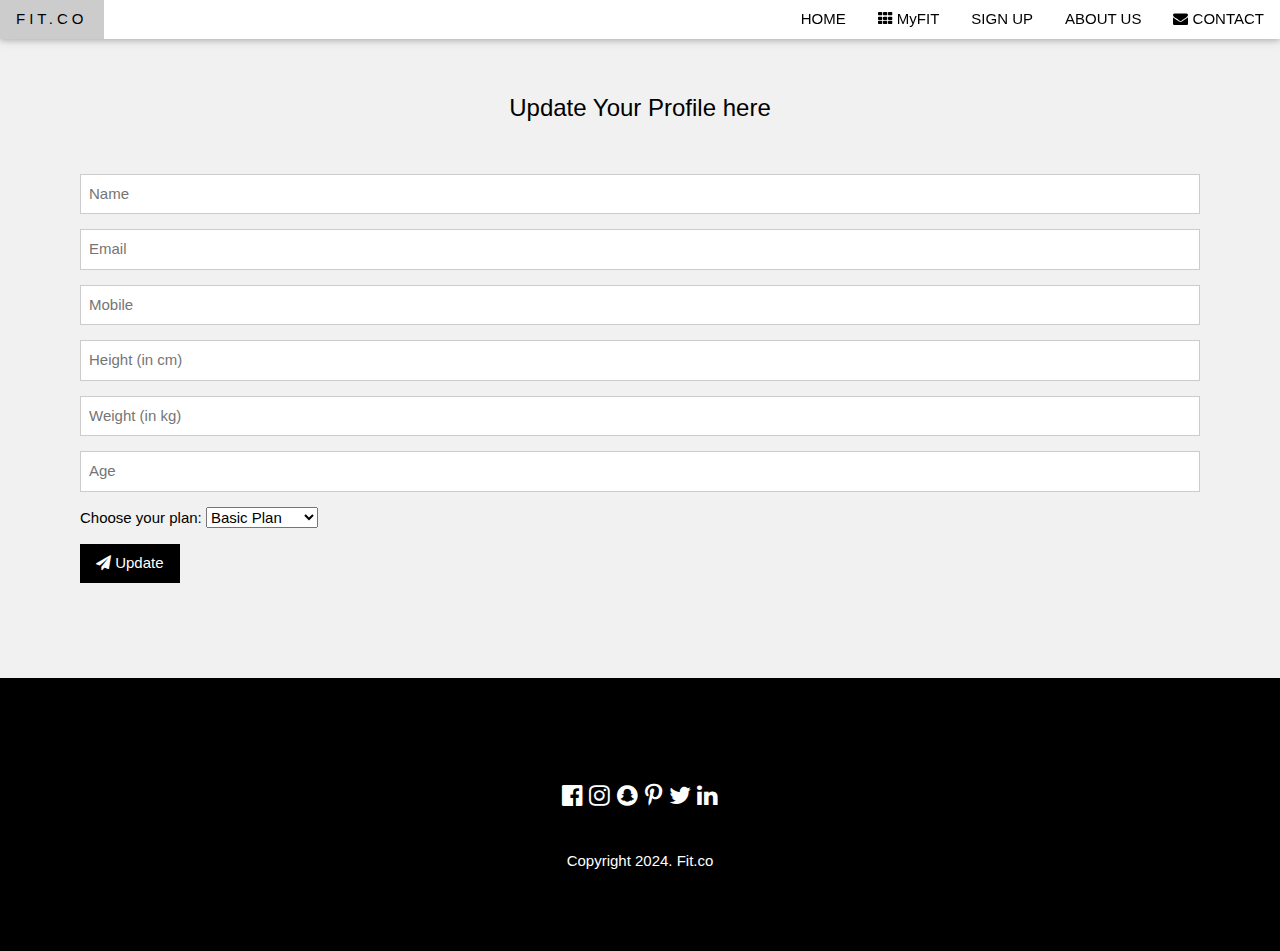
<file: profile.html>
<!DOCTYPE html>
<html>
<head>
    <title>Edit Profile</title>
    <meta charset="UTF-8">
    <meta name="viewport" content="width=device-width, initial-scale=1">

    <link rel="stylesheet" href="css/main.css">
    <link rel="preconnect" href="https://fonts.googleapis.com">
    <link rel="preconnect" href="https://fonts.gstatic.com" crossorigin>
    <link href="https://fonts.googleapis.com/css2?family=Poppins:ital,wght@0,100;0,200;0,300;0,400;0,500;0,600;0,700;0,800;0,900;1,100;1,200;1,300;1,400;1,500;1,600;1,700;1,800;1,900&display=swap" rel="stylesheet">

    <link rel="stylesheet" href="https://cdnjs.cloudflare.com/ajax/libs/font-awesome/4.7.0/css/font-awesome.min.css">
    
</head>
<body>
    <div class="top">
        <div class="bar white card" id="myNavbar">
            <a href="index.html" class="bar-item button wide">FIT.CO</a>
            <!-- Right-sided navbar links -->
            <div class="right hide-small">
                <a href="index.html" class="bar-item button">HOME</a>
                <a href="myfit.html" class="bar-item button"><i class="fa fa-th"></i> MyFIT</a>
                <a href="signup.html" class="bar-item button"> SIGN UP</a>
                <a href="aboutus.html" class="bar-item button"> ABOUT US</a>
                <a href="index.html#contact" class="bar-item button"><i class="fa fa-envelope"></i> CONTACT</a>
            </div>
            <!-- Hide right-floated links on small screens and replace them with a menu icon -->
            <a href="javascript:void(0)" class="bar-item button right hide-large hide-medium" onclick="w3_open()">
                <i class="fa fa-bars"></i>
            </a>
        </div>
    </div>
    <!-- Sidebar on small screens when clicking the menu icon -->
    <nav class="sidebar bar-block black card animate-left hide-medium hide-large" style="display:none" id="mySidebar">
        <a href="javascript:void(0)" onclick="w3_close()" class="bar-item button large padding-16">Close ×</a>
        <a href="index.html" onclick="w3_close()" class="bar-item button">HOME</a>
        <a href="myfit.html" onclick="w3_close()" class="bar-item button">MyFIT</a>
        <a href="signup.html" onclick="w3_close()" class="bar-item button">SIGN UP</a>
        <a href="aboutus.html" onclick="w3_close()" class="bar-item button">ABOUT US</a>
        <a href="#contact" onclick="w3_close()" class="bar-item button">CONTACT</a>
        
    </nav>

    <div class="container light-grey" style="padding:80px 80px" id="contact">
        <h3 class="center">Update Your Profile here</h3>
        
        <div style="margin-top:10px">
         
            <br>
            <div style="width:100%;">
                <p><input class="input border" type="text" placeholder="Name" required id="name"></p>
                <p><input class="input border" type="text" placeholder="Email" required id="email"></p>
                
                <p><input class="input border" type="text" placeholder="Mobile" required id="mobile"></p>
                <p><input class="input border" type="text" placeholder="Height (in cm)" required id="height"></p>
                <p><input class="input border" type="text" placeholder="Weight (in kg)" required id="weight"></p>
                <p><input class="input border" type="text" placeholder="Age" required id="age"></p>
                <p>Choose your plan: <select name="plans" id="plans">
                    <option value="Basic Plan">Basic Plan</option>
                    <option value="Pro Plan">Pro Plan</option>
                    <option value="Ultimate Plan">Ultimate Plan</option>
                  </select></p>
                <p>

                <p>
                    <button class="button black" onclick="updateP()">
                        <i class="fa fa-paper-plane"></i> Update
                    </button>
                </p>
            </div>
                
            

        </div>
    </div>
     <!-- Footer -->
     <footer class="center black padding-64">
       
        <div class="xlarge section" style="padding: 20px;">
            <i class="fa fa-facebook-official hover-opacity"></i>
            <i class="fa fa-instagram hover-opacity"></i>
            <i class="fa fa-snapchat hover-opacity"></i>
            <i class="fa fa-pinterest-p hover-opacity"></i>
            <i class="fa fa-twitter hover-opacity"></i>
            <i class="fa fa-linkedin hover-opacity"></i>
        </div>
        <p>Copyright 2024. Fit.co</p>
    </footer>
    <script>
        var x = JSON.parse(localStorage.getItem('person'));
        console.log(x);
        document.getElementById('name').value = x[0];
        document.getElementById('email').value = x[1];
        document.getElementById('mobile').value = x[2];
        document.getElementById('height').value = x[3];
        document.getElementById('weight').value = x[4]
        document.getElementById('age').value = x[5];
        document.getElementById('plans').value = x[6];

        function updateP()
        {
            localStorage.setItem('person', JSON.stringify([]));
            var x = [document.getElementById('name').value, document.getElementById('email').value, document.getElementById('mobile').value, document.getElementById('height').value, document.getElementById('weight').value, document.getElementById('age').value, document.getElementById('plans').value];
            console.log(x);
            localStorage.setItem('person', JSON.stringify(x));
            console.log("saved");
            alert('Update Succesful!');
            window.location.href = 'myfit.html';
        }

    </script>
    <script src="js/main.js"></script>
    
</body>

</html>
</file>
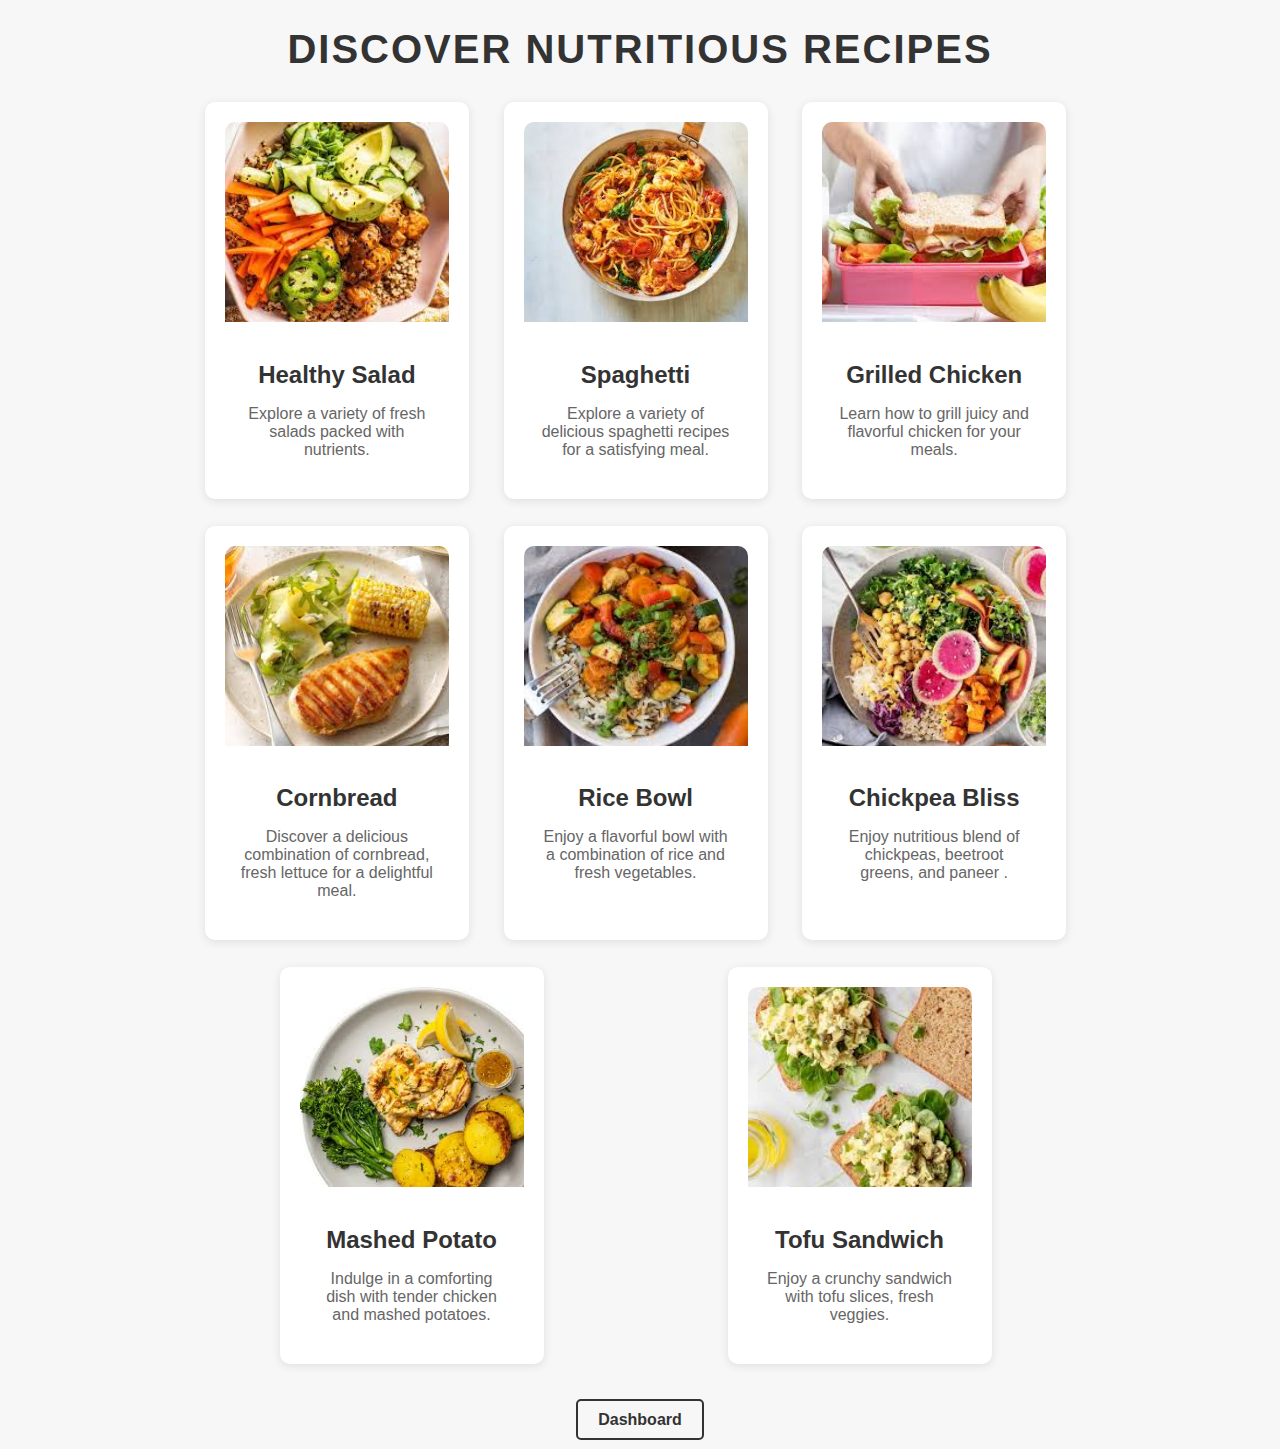
<file: recipes.html>
<!DOCTYPE html>
<html lang="en">
<head>
    <meta charset="UTF-8">
    <meta name="viewport" content="width=device-width, initial-scale=1.0">
    <title>Discover Nutritious Recipes</title>
    <style>
        body {
            font-family: Arial, sans-serif;
            display: flex;
            justify-content: center;
            align-items: center;
            min-height: 100vh;
            margin: 0;
            background-color: #f7f7f7;
        }

        .container {
            max-width: 1000px;
            width: 70%;
        }

        .heading {
            text-align: center;
            margin-bottom: 30px;
        }

            .heading h1 {
                font-size: 2.5rem;
                color: #333333;
                text-transform: uppercase;
                letter-spacing: 2px;
                margin-bottom: 10px;
            }

        .card-container {
            display: flex;
            flex-wrap: wrap;
            justify-content: space-around;
            gap: 0%;
            margin-top: 2%;
        }

        .card {
            width: 25%;
            padding: 20px;
            border-radius: 10px;
            box-shadow: 0 2px 10px rgba(0, 0, 0, 0.1);
            background-color: #ffffff;
            text-align: center;
            transition: transform 0.3s ease;
            cursor: pointer;
            overflow: hidden;
            margin-bottom: 3%;
            margin-right: 1%;
        }

            .card:hover {
                transform: translateY(-5px);
                box-shadow: 0 4px 15px rgba(0, 0, 0, 0.2);
            }

            .card img {
                width: 100%;
                height: 200px;
                object-fit: cover;
                border-radius: 10px 10px 0 0;
            }

        .card-content {
            padding: 15px;
        }

        .card h2 {
            font-size: 1.5rem;
            margin-bottom: 10px;
            color: #333333;
            text-transform: capitalize;
        }

        .card p {
            font-size: 1rem;
            margin-bottom: 5px;
            color: #666666;
        }

        .home-button {
            display: block;
            text-align: center;
            margin-top: 20px;
            margin-bottom: 20px;
        }

            .home-button a {
                text-decoration: none;
                color: #333333;
                font-weight: bold;
                border: 2px solid #333333;
                padding: 10px 20px;
                border-radius: 5px;

                transition: background-color 0.3s ease, color 0.3s ease;
            }

                .home-button a:hover {
                    background-color: #333333;
                    color: #ffffff;
                }

    </style>
</head>
<body>
    <div class="container">
        <div class="heading">
            <h1>Discover Nutritious Recipes</h1>
        </div>

        <div class="card-container">
            <div class="card">
                <img src="img/recipe1.jpeg" alt="Healthy Salad">
                <div class="card-content">
                    <h2>Healthy Salad</h2>
                    <p>Explore a variety of fresh salads packed with nutrients.</p>
                </div>
            </div>

            <div class="card">
                <img src="img/recipe2.jpeg" alt="Spaghetti">
                <div class="card-content">
                    <h2>Spaghetti</h2>
                    <p>Explore a variety of delicious spaghetti recipes for a satisfying meal.</p>
                </div>
            </div>

            <div class="card">
                <img src="img/recipe3.jpeg" alt="Grilled Chicken">
                <div class="card-content">
                    <h2>Grilled Chicken</h2>
                    <p>Learn how to grill juicy and flavorful chicken for your meals.</p>
                </div>
            </div>

            <div class="card">
                <img src="img/recipe4.jpeg" alt="Quinoa Salad">
                <div class="card-content">
                    <h2>Cornbread</h2>
                    <p>Discover a delicious combination of cornbread, fresh lettuce for a delightful meal.</p>
                </div>
            </div>

            <div class="card">
                <img src="img/recipe5.jpeg" alt="Smoothie Bowl">
                <div class="card-content">
                    <h2>Rice Bowl</h2>
                    <p>Enjoy a flavorful bowl with a combination of rice and fresh vegetables.</p>
                </div>
            </div>

            <div class="card">
                <img src="img/recipe6.jpeg" alt="Stuffed Bell Peppers">
                <div class="card-content">
                    <h2>Chickpea Bliss</h2>
                    <p>Enjoy nutritious blend of chickpeas, beetroot greens, and paneer .</p>
                </div>
            </div>

            <div class="card">
                <img src="img/recipe7.jpeg" alt="Chia Seed Pudding">
                <div class="card-content">
                    <h2>Mashed Potato</h2>
                    <p>Indulge in a comforting dish with tender chicken and mashed potatoes.</p>
                </div>
            </div>

            <div class="card">
                <img src="img/recipe8.jpeg" alt="Mediterranean Salad">
                <div class="card-content">
                    <h2>Tofu Sandwich</h2>
                    <p>Enjoy a crunchy sandwich with tofu slices, fresh veggies.</p>
                </div>
            </div>

        </div>
        <div class="home-button">
            <a href="myfit.html">Dashboard</a>
        </div>
    </div>

</body>
</html>
</file>
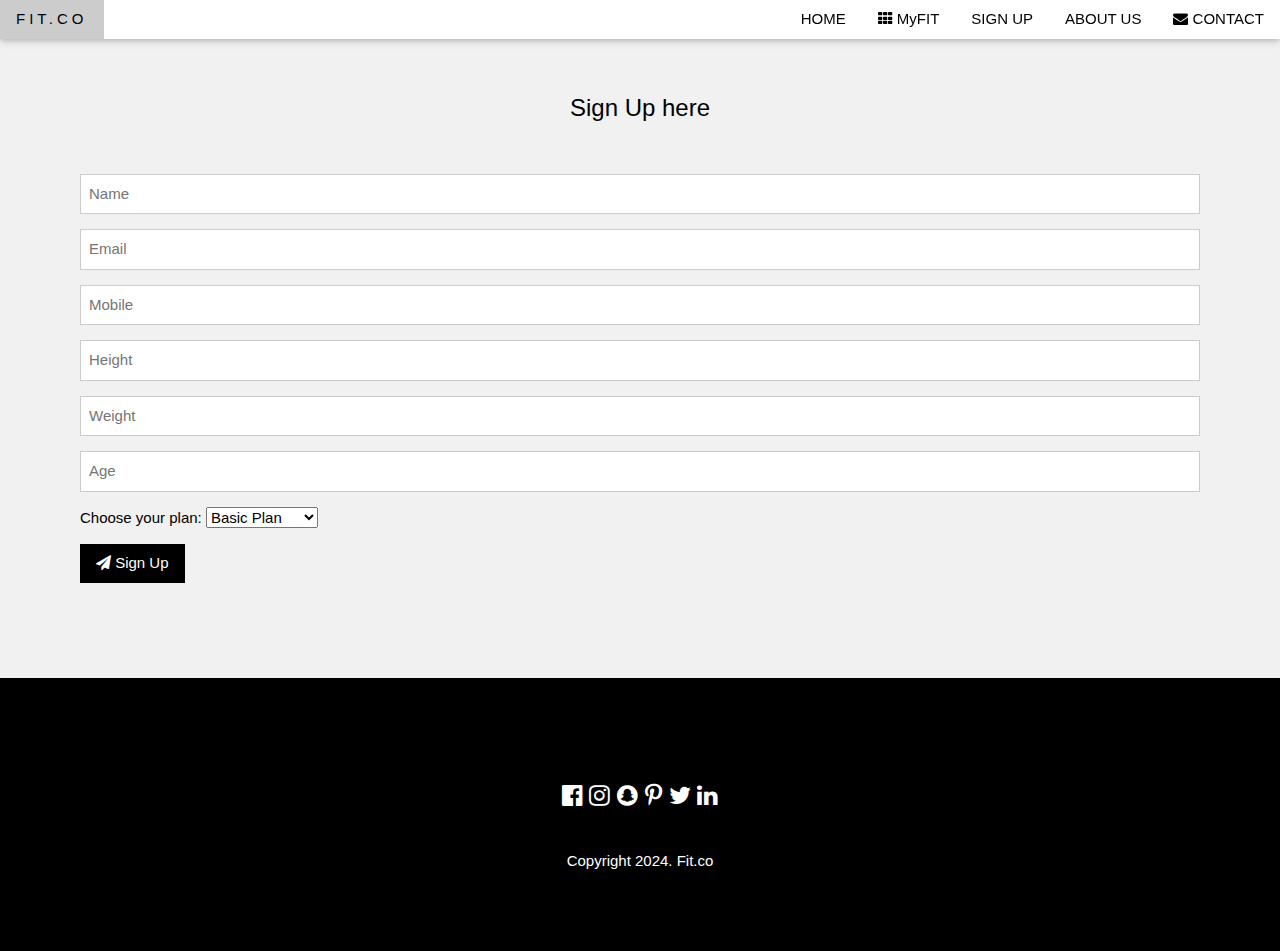
<file: signup.html>
<!DOCTYPE html>
<html>
<head>
    <title>Sign up</title>
    <meta charset="UTF-8">
    <meta name="viewport" content="width=device-width, initial-scale=1">

    <link rel="stylesheet" href="css/main.css">
    <link rel="preconnect" href="https://fonts.googleapis.com">
    <link rel="preconnect" href="https://fonts.gstatic.com" crossorigin>
    <link href="https://fonts.googleapis.com/css2?family=Poppins:ital,wght@0,100;0,200;0,300;0,400;0,500;0,600;0,700;0,800;0,900;1,100;1,200;1,300;1,400;1,500;1,600;1,700;1,800;1,900&display=swap" rel="stylesheet">

    <link rel="stylesheet" href="https://cdnjs.cloudflare.com/ajax/libs/font-awesome/4.7.0/css/font-awesome.min.css">
   
</head>
<body>
    <div class="top">
        <div class="bar white card" id="myNavbar">
            <a href="index.html" class="bar-item button wide">FIT.CO</a>
            <!-- Right-sided navbar links -->
            <div class="right hide-small">
                <a href="index.html" class="bar-item button">HOME</a>
                <a href="myfit.html" class="bar-item button"><i class="fa fa-th"></i> MyFIT</a>
                <a href="signup.html" class="bar-item button"> SIGN UP</a>
                <a href="aboutus.html" class="bar-item button"> ABOUT US</a>
                <a href="index.html#contact" class="bar-item button"><i class="fa fa-envelope"></i> CONTACT</a>
            </div>
            <!-- Hide right-floated links on small screens and replace them with a menu icon -->
            <a href="javascript:void(0)" class="bar-item button right hide-large hide-medium" onclick="w3_open()">
                <i class="fa fa-bars"></i>
            </a>
        </div>
    </div>
    <!-- Sidebar on small screens when clicking the menu icon -->
    <nav class="sidebar bar-block black card animate-left hide-medium hide-large" style="display:none" id="mySidebar">
        <a href="javascript:void(0)" onclick="w3_close()" class="bar-item button large padding-16">Close ×</a>
        <a href="index.html" onclick="w3_close()" class="bar-item button">HOME</a>
        <a href="myfit.html" onclick="w3_close()" class="bar-item button">MyFIT</a>
        <a href="signup.html" onclick="w3_close()" class="bar-item button">SIGN UP</a>
        <a href="aboutus.html" onclick="w3_close()" class="bar-item button">ABOUT US</a>
        <a href="#contact" onclick="w3_close()" class="bar-item button">CONTACT</a>
        
    </nav>

    <div class="container light-grey" style="padding:80px 80px" id="contact">
        <h3 class="center">Sign Up here</h3>
        
        <div style="margin-top:10px">
         
            <br>
            <div style="width:100%;">
                <p><input class="input border" type="text" placeholder="Name" required id="name"></p>
                <p><input class="input border" type="text" placeholder="Email" required id="email"></p>
                
                <p><input class="input border" type="text" placeholder="Mobile" required id="mobile"></p>
                <p><input class="input border" type="text" placeholder="Height" required id="height"></p>
                <p><input class="input border" type="text" placeholder="Weight" required id="weight"></p>
                <p><input class="input border" type="text" placeholder="Age" required id="age"></p>

                <p>Choose your plan: <select name="plans" id="plans">
                    <option value="Basic Plan">Basic Plan</option>
                    <option value="Pro Plan">Pro Plan</option>
                    <option value="Ultimate Plan">Ultimate Plan</option>
                  </select></p>
                <p>
                    <button class="button black" onclick="signup()">
                        <i class="fa fa-paper-plane"></i> Sign Up
                    </button>
                </p>
            </div>
                
            

        </div>
    </div>
     <!-- Footer -->
     <footer class="center black padding-64">
        <div class="xlarge section" style="padding: 20px;">
            <i class="fa fa-facebook-official hover-opacity"></i>
            <i class="fa fa-instagram hover-opacity"></i>
            <i class="fa fa-snapchat hover-opacity"></i>
            <i class="fa fa-pinterest-p hover-opacity"></i>
            <i class="fa fa-twitter hover-opacity"></i>
            <i class="fa fa-linkedin hover-opacity"></i>
        </div>
        <p>Copyright 2024. Fit.co</p>
    </footer>
    <script src="js/main.js"></script>
    <script>
        function signup()
        {
            localStorage.setItem('person', JSON.stringify([]));
            var x = [document.getElementById('name').value, document.getElementById('email').value, document.getElementById('mobile').value, document.getElementById('height').value, document.getElementById('weight').value, document.getElementById('age').value, document.getElementById('plans').value];
            console.log(x);
            localStorage.setItem('person', JSON.stringify(x));
            console.log("saved");
            alert('Signup Succesful!');
            window.location.href = 'index.html';
        }
    </script>
</body>

</html>
</file>
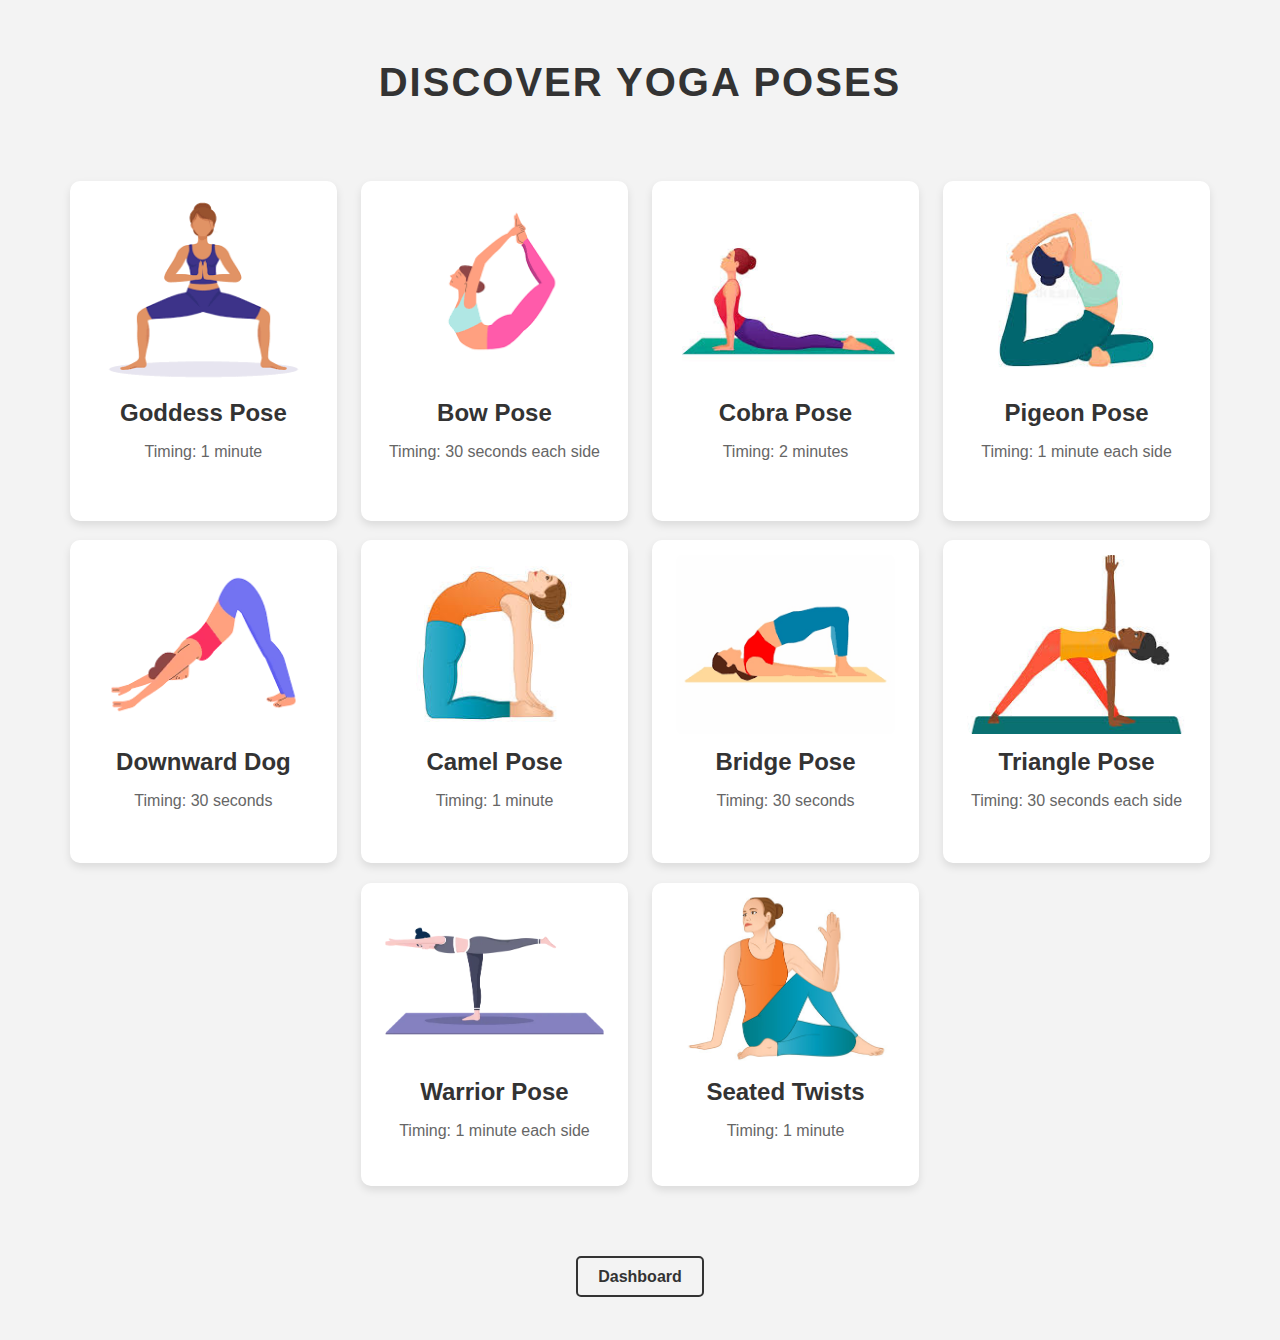
<file: yoga.html>
<!DOCTYPE html>
<html lang="en">
<head>
    <meta charset="UTF-8">
    <meta name="viewport" content="width=device-width, initial-scale=1.0">
    <title>Yoga Poses Gallery</title>
    <style>
        body {
            font-family: Arial, sans-serif;
            display: flex;
            flex-wrap: wrap;
            justify-content: center;
            padding: 2%;
            background-color: #f3f3f3;
        }

        .card-container {
            display: flex;
            flex-wrap: wrap;
            justify-content: center;
            gap: 2%;
            margin-top: 2%;
        }

        .card {
            width: 20%; /* Three cards in a row with spacing */
            padding: 1%;
            border-radius: 10px;
            box-shadow: 0 4px 8px rgba(0, 0, 0, 0.1);
            background-color: #ffffff;
            text-align: center;
        }

            .card img {
                width: 90%;
                height: 60%;
                padding: 1%;
                margin-bottom: 2%;
                border-radius: 10px;
                object-fit: cover;
                transition: transform 0.3s ease;
            }

            .card:hover img {
                transform: scale(1.05);
            }

            .card h2 {
                margin-top: 1%;
                font-size: 1.5rem;
                margin-bottom: 1%;
                color: #333333;
            }

            .card p {
                font-size: 1rem;
                margin-bottom: 1%;
                color: #666666;
            }

        header {
            text-align: center;
            margin-bottom: 2%;
        }

            header h1 {
                font-size: 2.5rem;
                color: #333333;
                text-transform: uppercase;
                letter-spacing: 2px;
            }

        .home-button {
            display: block;
            text-align: center;
            margin-top: 10%;
            margin-bottom: 20px;
        }

            .home-button a {
                text-decoration: none;
                color: #333333;
                font-weight: bold;
                border: 2px solid #333333;
                padding: 10px 20px;
                border-radius: 5px;
                transition: background-color 0.3s ease, color 0.3s ease;
            }

                .home-button a:hover {
                    background-color: #333333;
                    color: #ffffff;
                }

      

    </style>
</head>
<body>
    <header>
        <h1>Discover Yoga Poses</h1>
    </header>

    <div class="card-container">
        <div class="card">
            <img src="img/goddess_pose.jpeg" alt="Goddess Pose">
            <h2>Goddess Pose</h2>
            <p>Timing: 1 minute</p>
        </div>

        <div class="card">
            <img src="img/bow_pose.jpeg" alt="Bow Pose">
            <h2>Bow Pose</h2>
            <p>Timing: 30 seconds each side</p>
        </div>

        <div class="card">
            <img src="img/cobra_pose.jpeg" alt="Cobra Pose">
            <h2>Cobra Pose</h2>
            <p>Timing: 2 minutes</p>
        </div>

        <div class="card">
            <img src="img/pigeon_pose.jpeg" alt="Pigeon Pose">
            <h2>Pigeon Pose</h2>
            <p>Timing: 1 minute each side</p>
        </div>

        <div class="card">
            <img src="img/downward_dog_pose.jpeg" alt="Downward Dog Pose">
            <h2>Downward Dog</h2>
            <p>Timing: 30 seconds</p>
        </div>

        <div class="card">
            <img src="img/camel_pose.jpeg" alt="Camel Pose">
            <h2>Camel Pose</h2>
            <p>Timing: 1 minute</p>
        </div>

        <div class="card">
            <img src="img/bridge_pose.jpeg" alt="Bridge Pose">
            <h2>Bridge Pose</h2>
            <p>Timing: 30 seconds</p>
        </div>

        <div class="card">
            <img src="img/triangle_pose.jpeg" alt="Triangle Pose">
            <h2>Triangle Pose</h2>
            <p>Timing: 30 seconds each side</p>
        </div>

        <div class="card">
            <img src="img/warrior_pose.jpeg" alt="Warrior Pose">
            <h2>Warrior Pose</h2>
            <p>Timing: 1 minute each side</p>
        </div>

        <div class="card">
            <img src="img/seated_twists_pose.jpeg" alt="Seated Twists Pose">
            <h2>Seated Twists</h2>
            <p>Timing: 1 minute</p>
        </div>
    </div>

    <div class="home-button">
        <a href="myfit.html">Dashboard</a>
    </div>

</body>
</html>
</file>
<file: css/main.css>
:root {

	--orange-web: hsl(38, 100%, 50%);
   
	--light-gray: hsl(0, 0%, 80%);
  
	--cultured: hsl(30, 22%, 96%);
	--white_15: hsl(0, 0%, 100%, 0.15);
	--white: hsl(0, 0%, 100%);
  }



  .section { padding-block: var(--section-padding); }
  
  .h1,
  .h2,
  .h3 {
	color: var(--black-chocolate);
	font-family: var(--ff-playfair);
	line-height: 1.1;
  }
  
  .h1 { font-size: var(--fs-1); }
  
  .h2 { font-size: var(--fs-2); }
  
  .h3 { font-size: var(--fs-4); }
  
  
  
  .img-holder {
	aspect-ratio: var(--width) / var(--height);
	background-color: var(--light-gray);
  }
  
  .img-cover {
	width: 100%;
	height: 100%;
	object-fit: cover;
  }
  
  
  
  
  /*-----------------------------------*\
	#ABOUT
  \*-----------------------------------*/
  
  .about {
	background-color: var(--cultured);
	overflow: hidden;
  }
  
  .about-banner {
	position: relative;
	margin-block-end: 50px;
  }
  
  .about-banner::before,
  .about-banner::after {
	content: "";
	position: absolute;
  }
  
  .about-banner::before {
	top: -20px;
	left: -20px;
	width: 800px;
	height: 800px;
	background-image: url('https://png.pngtree.com/png-clipart/20230620/original/pngtree-approved-stamp-with-green-color-vector-png-image_9192920.png');
	background-repeat: no-repeat;
	background-position: center;
	background-size: contain;
	animation: rotate360 8s linear infinite;
  }
  
  @keyframes rotate360 {
	0% { transform: rotate(0); }
	100% { transform: rotate(1turn); }
  }
  
  .about-banner::after {
	top: 0;
	right: 0;
	bottom: 0;
	left: 0;
	background-image: linear-gradient(to bottom, transparent 50%, var(--blue-green-color-wheel_60));
  }
  
  .about-banner .btn {
	position: absolute;
	min-width: max-content;
	bottom: 35px;
	left: 50%;
	transform: translateX(-50%);
	z-index: 1;
  }
  
  .about-content {
	position: relative;
	background-color: var(--white);
	padding: 40px;
	z-index: 1;
  }
  
  .about-content::after {
	content: "";
	position: absolute;
	top: -10px;
	right: -20px;
	width: 110px;
	height: 110px;
	background-image: url('../img/about-shape-2.png');
	background-repeat: no-repeat;
	background-position: center;
	background-size: contain;
	z-index: -1;
  }
  
  .about :is(.section-subtitle, .section-title) { text-align: left; }
  
  .about .section-title { margin-block-end: 20px; }
  
  .about-h3 {
	color: var(--blue-green-color-wheel);
	font-size: var(--fs-2);
	font-weight: var(--fw-600);
	margin-block: 30px 10px;
  }
  
  
  
  
  
  
  
  
  /*-----------------------------------*\
	#MEDIA QUERIES
  \*-----------------------------------*/
  
  /**
   * responsive for larger than 575px screen
   */
  
  @media (min-width: 575px) {
  
	/**
	 * CUSTOM PROPERTY
	 */
  
	:root {
  
	  /**
	   * typography
	   */
  
	  --fs-1: 5.6rem;
	  --fs-2: 3.6rem;
  
	}
  
  
  

	.btn { padding: 10px 30px; }
  
  
  
	
  
  
}
  
  
	/**
	 * ABOUT
	 */
  
	.about-banner::before {
	  top: -60px;
	  left: -60px;
	  width: 155px;
	  height: 155px;
	}
  
	.about-content::after {
	  top: -30px;
	  right: -50px;
	  width: 195px;
	  height: 195px;
	}
  
	.about .section-title { --fs-2: 4.4rem; }
  
	.about-h3 { --fs-2: 3rem; }
  
  
  
  
  
  
  /**
   * responsive for larger than 768px screen
   */
  
  @media (min-width: 768px) {
  
	/**
	 * CUSTOM PROPERTY
	 */
  
	:root {
  
	  /**
	   * typography
	   */
  
	  --fs-1: 6.4rem;
	  --fs-2: 5.7rem;
  
	  /**
	   * spacing
	   */
  
	  --section-padding: 80px;
  
	}
  
  
}

  
  
	/**
	 * ABOUT
	 */
  
	.about-content { padding: 100px 80px; }
  
	.about .section-title { --fs-2: 5.7rem; }
  
  
  
  
  /**
   * responsive for larger than 992px screen
   */
  
  @media (min-width: 992px) {
  
	/**
	 * CUSTOM PROPERTY
	 */
  
	:root {
  
	  /**
	   * spacing
	   */
  
	  --section-padding: 100px;
  
	}
  
  
  

  
	.btn {
	  font-size: unset;
	  padding: 13px 40px;
	}
  
	:is(.service, .course, .blog) .grid-list {
	  grid-template-columns: repeat(3, 1fr);
	}
  
  
  
	
}

  
	.about-banner { margin-block-end: 0; }
  
	.about-content { padding: 40px; }
  
	.about .section-title { --fs-2: 4.4rem; }
  
	.about-h3 { --fs-2: 2.4rem; }
  
  
  
  
  
  /**
   * responsive for larger than 1200px screen
   */
  
  @media (min-width: 1200px) {
  
	/**
	 * CUSTOM PROPERTY
	 */
  
	:root {
  
	  /**
	   * typography
	   */
  
	  --fs-1: 8rem;
  
	  /**
	   * spacing
	   */
  
	  --section-padding: 140px;
  
	}
  
  
  

  
  
  
}
  
	/**
	 * ABOUT
	 */
  
	.about-content { padding: 100px 80px; }
  
	.about .section-title { --fs-2: 5.7rem; }
  
	.about-h3 { --fs-2: 3rem; }
  








html {
	box-sizing: border-box
}

*,
*:before,
*:after {
	box-sizing: inherit
}

html {
	-ms-text-size-adjust: 100%;
	-webkit-text-size-adjust: 100%
}

body {
	margin: 0
}

article,
aside,
details,
figcaption,
figure,
footer,
header,
main,
menu,
nav,
section {
	display: block
}

summary {
	display: list-item
}

audio,
canvas,
progress,
video {
	display: inline-block
}

progress {
	vertical-align: baseline
}

audio:not([controls]) {
	display: none;
	height: 0
}

[hidden],
template {
	display: none
}

a {
	background-color: transparent
}

a:active,
a:hover {
	outline-width: 0
}

abbr[title] {
	border-bottom: none;
	text-decoration: underline;
	text-decoration: underline dotted
}

b,
strong {
	font-weight: bolder
}

dfn {
	font-style: italic
}

mark {
	background: #ff0;
	color: #000
}

small {
	font-size: 80%
}

sub,
sup {
	font-size: 75%;
	line-height: 0;
	position: relative;
	vertical-align: baseline
}

sub {
	bottom: -0.25em
}

sup {
	top: -0.5em
}

figure {
	margin: 1em 40px
}

img {
	border-style: none
}

code,
kbd,
pre,
samp {
	font-family: monospace, monospace;
	font-size: 1em
}

hr {
	box-sizing: content-box;
	height: 0;
	overflow: visible
}

button,
input,
select,
textarea,
optgroup {
	font: inherit;
	margin: 0
}

optgroup {
	font-weight: bold
}

button,
input {
	overflow: visible
}

button,
select {
	text-transform: none
}

button,
[type=button],
[type=reset],
[type=submit] {
	-webkit-appearance: button
}

button::-moz-focus-inner,
[type=button]::-moz-focus-inner,
[type=reset]::-moz-focus-inner,
[type=submit]::-moz-focus-inner {
	border-style: none;
	padding: 0
}

button:-moz-focusring,
[type=button]:-moz-focusring,
[type=reset]:-moz-focusring,
[type=submit]:-moz-focusring {
	outline: 1px dotted ButtonText
}

fieldset {
	border: 1px solid #c0c0c0;
	margin: 0 2px;
	padding: .35em .625em .75em
}

legend {
	color: inherit;
	display: table;
	max-width: 100%;
	padding: 0;
	white-space: normal
}

textarea {
	overflow: auto
}

[type=checkbox],
[type=radio] {
	padding: 0
}

[type=number]::-webkit-inner-spin-button,
[type=number]::-webkit-outer-spin-button {
	height: auto
}

[type=search] {
	-webkit-appearance: textfield;
	outline-offset: -2px
}

[type=search]::-webkit-search-decoration {
	-webkit-appearance: none
}

::-webkit-file-upload-button {
	-webkit-appearance: button;
	font: inherit
}

html,
body {
	font-family: Verdana, sans-serif;
	font-size: 15px;
	line-height: 1.5
}

html {
	overflow-x: hidden
}

h1 {
	font-size: 36px
}

h2 {
	font-size: 30px
}

h3 {
	font-size: 24px
}

h4 {
	font-size: 20px
}

h5 {
	font-size: 18px
}

h6 {
	font-size: 16px
}

.serif {
	font-family: serif
}

.sans-serif {
	font-family: sans-serif
}

.cursive {
	font-family: cursive
}

.monospace {
	font-family: monospace
}

h1,
h2,
h3,
h4,
h5,
h6 {
	font-family: "Segoe UI", Arial, sans-serif;
	font-weight: 400;
	margin: 10px 0
}

.wide {
	letter-spacing: 4px
}

hr {
	border: 0;
	border-top: 1px solid #eee;
	margin: 20px 0
}

.image {
	max-width: 100%;
	height: auto
}

img {
	vertical-align: middle
}

a {
	color: inherit
}

.table,
.table-all {
	border-collapse: collapse;
	border-spacing: 0;
	width: 100%;
	display: table
}

.table-all {
	border: 1px solid #ccc
}

.bordered tr,
.table-all tr {
	border-bottom: 1px solid #ddd
}

.striped tbody tr:nth-child(even) {
	background-color: #f1f1f1
}

.table-all tr:nth-child(odd) {
	background-color: #fff
}

.table-all tr:nth-child(even) {
	background-color: #f1f1f1
}

.hoverable tbody tr:hover,
.ul.hoverable li:hover {
	background-color: #ccc
}

.centered tr th,
.centered tr td {
	text-align: center
}

.table td,
.table th,
.table-all td,
.table-all th {
	padding: 8px 8px;
	display: table-cell;
	text-align: left;
	vertical-align: top
}

.table th:first-child,
.table td:first-child,
.table-all th:first-child,
.table-all td:first-child {
	padding-left: 16px
}

.btn,
.button {
	border: none;
	display: inline-block;
	padding: 8px 16px;
	vertical-align: middle;
	overflow: hidden;
	text-decoration: none;
	color: inherit;
	background-color: inherit;
	text-align: center;
	cursor: pointer;
	white-space: nowrap
}

.btn:hover {
	box-shadow: 0 8px 16px 0 rgba(0, 0, 0, 0.2), 0 6px 20px 0 rgba(0, 0, 0, 0.19)
}

.btn,
.button {
	-webkit-touch-callout: none;
	-webkit-user-select: none;
	-khtml-user-select: none;
	-moz-user-select: none;
	-ms-user-select: none;
	user-select: none
}

.disabled,
.btn:disabled,
.button:disabled {
	cursor: not-allowed;
	opacity: 0.3
}

.disabled *,
:disabled * {
	pointer-events: none
}

.btn.disabled:hover,
.btn:disabled:hover {
	box-shadow: none
}

.badge,
.tag {
	background-color: #000;
	color: #fff;
	display: inline-block;
	padding-left: 8px;
	padding-right: 8px;
	text-align: center
}

.badge {
	border-radius: 50%
}

.ul {
	list-style-type: none;
	padding: 0;
	margin: 0
}

.ul li {
	padding: 8px 16px;
	border-bottom: 1px solid #ddd
}

.ul li:last-child {
	border-bottom: none
}

.tooltip,
.display-container {
	position: relative
}

.tooltip .text {
	display: none
}

.tooltip:hover .text {
	display: inline-block
}

.ripple:active {
	opacity: 0.5
}

.ripple {
	transition: opacity 0s
}

.input {
	padding: 8px;
	display: block;
	border: none;
	border-bottom: 1px solid #ccc;
	width: 100%
}

.select {
	padding: 9px 0;
	width: 100%;
	border: none;
	border-bottom: 1px solid #ccc
}

.dropdown-click,
.dropdown-hover {
	position: relative;
	display: inline-block;
	cursor: pointer
}

.dropdown-hover:hover .dropdown-content {
	display: block
}

.dropdown-hover:first-child,
.dropdown-click:hover {
	background-color: #ccc;
	color: #000
}

.dropdown-hover:hover>.button:first-child,
.dropdown-click:hover>.button:first-child {
	background-color: #ccc;
	color: #000
}

.dropdown-content {
	cursor: auto;
	color: #000;
	background-color: #fff;
	display: none;
	position: absolute;
	min-width: 160px;
	margin: 0;
	padding: 0;
	z-index: 1
}

.check,
.radio {
	width: 24px;
	height: 24px;
	position: relative;
	top: 6px
}

.sidebar {
	height: 100%;
	width: 200px;
	background-color: #fff;
	position: fixed !important;
	z-index: 1;
	overflow: auto
}

.bar-block .dropdown-hover,
.bar-block .dropdown-click {
	width: 100%
}

.bar-block .dropdown-hover .dropdown-content,
.bar-block .dropdown-click .dropdown-content {
	min-width: 100%
}

.bar-block .dropdown-hover .button,
.bar-block .dropdown-click .button {
	width: 100%;
	text-align: left;
	padding: 8px 16px
}

.main,
#main {
	transition: margin-left .4s
}

.modal {
	z-index: 3;
	display: none;
	padding-top: 100px;
	position: fixed;
	left: 0;
	top: 0;
	width: 100%;
	height: 100%;
	overflow: auto;
	background-color: rgb(0, 0, 0);
	background-color: rgba(0, 0, 0, 0.4)
}

.modal-content {
	margin: auto;
	background-color: #fff;
	position: relative;
	padding: 0;
	outline: 0;
	width: 600px
}

.bar {
	width: 100%;
	overflow: hidden
}

.center .bar {
	display: inline-block;
	width: auto
}

.bar .bar-item {
	padding: 8px 16px;
	float: left;
	width: auto;
	border: none;
	display: block;
	outline: 0
}

.bar .dropdown-hover,
.bar .dropdown-click {
	position: static;
	float: left
}

.bar .button {
	white-space: normal
}

.bar-block .bar-item {
	width: 100%;
	display: block;
	padding: 8px 16px;
	text-align: left;
	border: none;
	white-space: normal;
	float: none;
	outline: 0
}

.bar-block.center .bar-item {
	text-align: center
}

.block {
	display: block;
	width: 100%
}

.responsive {
	display: block;
	overflow-x: auto
}

.container:after,
.container:before,
.panel:after,
.panel:before,
.row:after,
.row:before,
.row-padding:after,
.row-padding:before,
.cell-row:before,
.cell-row:after,
.clear:after,
.clear:before,
.bar:before,
.bar:after {
	content: "";
	display: table;
	clear: both
}

.col,
.half,
.third,
.twothird,
.threequarter,
.quarter {
	float: left;
	width: 100%
}

.col.s1 {
	width: 8.33333%
}

.col.s2 {
	width: 16.66666%
}

.col.s3 {
	width: 24.99999%
}

.col.s4 {
	width: 33.33333%
}

.col.s5 {
	width: 41.66666%
}

.col.s6 {
	width: 49.99999%
}

.col.s7 {
	width: 58.33333%
}

.col.s8 {
	width: 66.66666%
}

.col.s9 {
	width: 74.99999%
}

.col.s10 {
	width: 83.33333%
}

.col.s11 {
	width: 91.66666%
}

.col.s12 {
	width: 99.99999%
}

@media (min-width:601px) {
	.col.m1 {
		width: 8.33333%
	}

	.col.m2 {
		width: 16.66666%
	}

	.col.m3,
	.quarter {
		width: 24.99999%
	}

	.col.m4,
	.third {
		width: 33.33333%
	}

	.col.m5 {
		width: 41.66666%
	}

	.col.m6,
	.half {
		width: 49.99999%
	}

	.col.m7 {
		width: 58.33333%
	}

	.col.m8,
	.twothird {
		width: 66.66666%
	}

	.col.m9,
	.threequarter {
		width: 74.99999%
	}

	.col.m10 {
		width: 83.33333%
	}

	.col.m11 {
		width: 91.66666%
	}

	.col.m12 {
		width: 99.99999%
	}
}

@media (min-width:993px) {
	.col.l1 {
		width: 8.33333%
	}

	.col.l2 {
		width: 16.66666%
	}

	.col.l3 {
		width: 24.99999%
	}

	.col.l4 {
		width: 33.33333%
	}

	.col.l5 {
		width: 41.66666%
	}

	.col.l6 {
		width: 49.99999%
	}

	.col.l7 {
		width: 58.33333%
	}

	.col.l8 {
		width: 66.66666%
	}

	.col.l9 {
		width: 74.99999%
	}

	.col.l10 {
		width: 83.33333%
	}

	.col.l11 {
		width: 91.66666%
	}

	.col.l12 {
		width: 99.99999%
	}
}

.rest {
	overflow: hidden
}

.stretch {
	margin-left: -16px;
	margin-right: -16px
}

.content,
.auto {
	margin-left: auto;
	margin-right: auto
}

.content {
	max-width: 980px
}

.auto {
	max-width: 1140px
}

.cell-row {
	display: table;
	width: 100%
}

.cell {
	display: table-cell
}

.cell-top {
	vertical-align: top
}

.cell-middle {
	vertical-align: middle
}

.cell-bottom {
	vertical-align: bottom
}

.hide {
	display: none !important
}

.show-block,
.show {
	display: block !important
}

.show-inline-block {
	display: inline-block !important
}

@media (max-width:1205px) {
	.auto {
		max-width: 95%
	}
}

@media (max-width:600px) {
	.modal-content {
		margin: 0 10px;
		width: auto !important
	}

	.modal {
		padding-top: 30px
	}

	.dropdown-hover.mobile .dropdown-content,
	.dropdown-click.mobile .dropdown-content {
		position: relative
	}

	.hide-small {
		display: none !important
	}

	.mobile {
		display: block;
		width: 100% !important
	}

	.bar-item.mobile,
	.dropdown-hover.mobile,
	.dropdown-click.mobile {
		text-align: center
	}

	.dropdown-hover.mobile,
	.dropdown-hover.mobile .btn,
	.dropdown-hover.mobile .button,
	.dropdown-click.mobile,
	.dropdown-click.mobile .btn,
	.dropdown-click.mobile .button {
		width: 100%
	}
}

@media (max-width:768px) {
	.modal-content {
		width: 500px
	}

	.modal {
		padding-top: 50px
	}
}

@media (min-width:993px) {
	.modal-content {
		width: 900px
	}

	.hide-large {
		display: none !important
	}

	.sidebar.collapse {
		display: block !important
	}
}

@media (max-width:992px) and (min-width:601px) {
	.hide-medium {
		display: none !important
	}
}

@media (max-width:992px) {
	.sidebar.collapse {
		display: none
	}

	.main {
		margin-left: 0 !important;
		margin-right: 0 !important
	}

	.auto {
		max-width: 100%
	}
}

.top,
.bottom {
	position: fixed;
	width: 100%;
	z-index: 1
}

.top {
	top: 0
}

.bottom {
	bottom: 0
}

.overlay {
	position: fixed;
	display: none;
	width: 100%;
	height: 100%;
	top: 0;
	left: 0;
	right: 0;
	bottom: 0;
	background-color: rgba(0, 0, 0, 0.5);
	z-index: 2
}

.display-topleft {
	position: absolute;
	left: 0;
	top: 0
}

.display-topright {
	position: absolute;
	right: 0;
	top: 0
}

.display-bottomleft {
	position: absolute;
	left: 0;
	bottom: 0
}

.display-bottomright {
	position: absolute;
	right: 0;
	bottom: 0
}

.display-middle {
	position: absolute;
	top: 50%;
	left: 50%;
	transform: translate(-50%, -50%);
	-ms-transform: translate(-50%, -50%)
}

.display-left {
	position: absolute;
	top: 50%;
	left: 0%;
	transform: translate(0%, -50%);
	-ms-transform: translate(-0%, -50%)
}

.display-right {
	position: absolute;
	top: 50%;
	right: 0%;
	transform: translate(0%, -50%);
	-ms-transform: translate(0%, -50%)
}

.display-topmiddle {
	position: absolute;
	left: 50%;
	top: 0;
	transform: translate(-50%, 0%);
	-ms-transform: translate(-50%, 0%)
}

.display-bottommiddle {
	position: absolute;
	left: 50%;
	bottom: 0;
	transform: translate(-50%, 0%);
	-ms-transform: translate(-50%, 0%)
}

.display-container:hover .display-hover {
	display: block
}

.display-container:hover span.display-hover {
	display: inline-block
}

.display-hover {
	display: none
}

.display-position {
	position: absolute
}

.circle {
	border-radius: 50%
}

.round-small {
	border-radius: 2px
}

.round,
.round-medium {
	border-radius: 4px
}

.round-large {
	border-radius: 8px
}

.round-xlarge {
	border-radius: 16px
}

.round-xxlarge {
	border-radius: 32px
}

.row-padding,
.row-padding>.half,
.row-padding>.third,
.row-padding>.twothird,
.row-padding>.threequarter,
.row-padding>.quarter,
.row-padding>.col {
	padding: 0 8px
}

.container,
.panel {
	padding: 0.01em 16px
}

.panel {
	margin-top: 16px;
	margin-bottom: 16px
}

.code,
.codespan {
	font-family: Consolas, "courier new";
	font-size: 16px
}

.code {
	width: auto;
	background-color: #fff;
	padding: 8px 12px;
	border-left: 4px solid #4CAF50;
	word-wrap: break-word
}

.codespan {
	color: crimson;
	background-color: #f1f1f1;
	padding-left: 4px;
	padding-right: 4px;
	font-size: 110%
}

.card,
.card-2 {
	box-shadow: 0 2px 5px 0 rgba(0, 0, 0, 0.16), 0 2px 10px 0 rgba(0, 0, 0, 0.12)
}

.card-4,
.hover-shadow:hover {
	box-shadow: 0 4px 10px 0 rgba(0, 0, 0, 0.2), 0 4px 20px 0 rgba(0, 0, 0, 0.19)
}

.spin {
	animation: spin 2s infinite linear
}

@keyframes spin {
	0% {
		transform: rotate(0deg)
	}

	100% {
		transform: rotate(359deg)
	}
}

.animate-fading {
	animation: fading 10s infinite
}

@keyframes fading {
	0% {
		opacity: 0
	}

	50% {
		opacity: 1
	}

	100% {
		opacity: 0
	}
}

.animate-opacity {
	animation: opac 0.8s
}

@keyframes opac {
	from {
		opacity: 0
	}

	to {
		opacity: 1
	}
}

.animate-top {
	position: relative;
	animation: animatetop 0.4s
}

@keyframes animatetop {
	from {
		top: -300px;
		opacity: 0
	}

	to {
		top: 0;
		opacity: 1
	}
}

.animate-left {
	position: relative;
	animation: animateleft 0.4s
}

@keyframes animateleft {
	from {
		left: -300px;
		opacity: 0
	}

	to {
		left: 0;
		opacity: 1
	}
}

.animate-right {
	position: relative;
	animation: animateright 0.4s
}

@keyframes animateright {
	from {
		right: -300px;
		opacity: 0
	}

	to {
		right: 0;
		opacity: 1
	}
}

.animate-bottom {
	position: relative;
	animation: animatebottom 0.4s
}

@keyframes animatebottom {
	from {
		bottom: -300px;
		opacity: 0
	}

	to {
		bottom: 0;
		opacity: 1
	}
}

.animate-zoom {
	animation: animatezoom 0.6s
}

@keyframes animatezoom {
	from {
		transform: scale(0)
	}

	to {
		transform: scale(1)
	}
}

.animate-input {
	transition: width 0.4s ease-in-out
}

.animate-input:focus {
	width: 100% !important
}

.opacity,
.hover-opacity:hover {
	opacity: 0.60
}

.opacity-off,
.hover-opacity-off:hover {
	opacity: 1
}

.opacity-max {
	opacity: 0.25
}

.opacity-min {
	opacity: 0.75
}

.greyscale-max,
.grayscale-max,
.hover-greyscale:hover,
.hover-grayscale:hover {
	filter: grayscale(100%)
}

.greyscale,
.grayscale {
	filter: grayscale(75%)
}

.greyscale-min,
.grayscale-min {
	filter: grayscale(50%)
}

.sepia {
	filter: sepia(75%)
}

.sepia-max,
.hover-sepia:hover {
	filter: sepia(100%)
}

.sepia-min {
	filter: sepia(50%)
}

.tiny {
	font-size: 10px !important
}

.small {
	font-size: 12px !important
}

.medium {
	font-size: 15px !important
}

.large {
	font-size: 18px !important
}

.xlarge {
	font-size: 24px !important
}

.xxlarge {
	font-size: 36px !important
}

.xxxlarge {
	font-size: 48px !important
}

.jumbo {
	font-size: 64px !important
}

.left-align {
	text-align: left !important
}

.right-align {
	text-align: right !important
}

.justify {
	text-align: justify !important
}

.center {
	text-align: center !important
}

.border-0 {
	border: 0 !important
}

.border {
	border: 1px solid #ccc !important
}

.border-top {
	border-top: 1px solid #ccc !important
}

.border-bottom {
	border-bottom: 1px solid #ccc !important
}

.border-left {
	border-left: 1px solid #ccc !important
}

.border-right {
	border-right: 1px solid #ccc !important
}

.topbar {
	border-top: 6px solid #ccc !important
}

.bottombar {
	border-bottom: 6px solid #ccc !important
}

.leftbar {
	border-left: 6px solid #ccc !important
}

.rightbar {
	border-right: 6px solid #ccc !important
}

.section,
.code {
	margin-top: 16px !important;
	margin-bottom: 16px !important
}

.margin {
	margin: 16px !important
}

.margin-top {
	margin-top: 16px !important
}

.margin-bottom {
	margin-bottom: 16px !important
}

.margin-left {
	margin-left: 16px !important
}

.margin-right {
	margin-right: 16px !important
}

.padding-small {
	padding: 4px 8px !important
}

.padding {
	padding: 8px 16px !important
}

.padding-large {
	padding: 12px 24px !important
}

.padding-16 {
	padding-top: 16px !important;
	padding-bottom: 16px !important
}

.padding-24 {
	padding-top: 24px !important;
	padding-bottom: 24px !important
}

.padding-32 {
	padding-top: 32px !important;
	padding-bottom: 32px !important
}

.padding-48 {
	padding-top: 48px !important;
	padding-bottom: 48px !important
}

.padding-64 {
	padding-top: 64px !important;
	padding-bottom: 64px !important
}

.padding-top-64 {
	padding-top: 64px !important
}

.padding-top-48 {
	padding-top: 48px !important
}

.padding-top-32 {
	padding-top: 32px !important
}

.padding-top-24 {
	padding-top: 24px !important
}

.left {
	float: left !important
}

.right {
	float: right !important
}

.button:hover {
	color: #000 !important;
	background-color: #ccc !important
}

.transparent,
.hover-none:hover {
	background-color: transparent !important
}

.hover-none:hover {
	box-shadow: none !important
}

/* Colors */
.amber,
.hover-amber:hover {
	color: #000 !important;
	background-color: #ffc107 !important
}

.aqua,
.hover-aqua:hover {
	color: #000 !important;
	background-color: #00ffff !important
}

.blue,
.hover-blue:hover {
	color: #fff !important;
	background-color: #2196F3 !important
}

.light-blue,
.hover-light-blue:hover {
	color: #000 !important;
	background-color: #87CEEB !important
}

.brown,
.hover-brown:hover {
	color: #fff !important;
	background-color: #795548 !important
}

.cyan,
.hover-cyan:hover {
	color: #000 !important;
	background-color: #00bcd4 !important
}

.blue-grey,
.hover-blue-grey:hover,
.blue-gray,
.hover-blue-gray:hover {
	color: #fff !important;
	background-color: #607d8b !important
}

.green,
.hover-green:hover {
	color: #fff !important;
	background-color: #4CAF50 !important
}

.light-green,
.hover-light-green:hover {
	color: #000 !important;
	background-color: #8bc34a !important
}

.indigo,
.hover-indigo:hover {
	color: #fff !important;
	background-color: #3f51b5 !important
}

.khaki,
.hover-khaki:hover {
	color: #000 !important;
	background-color: #f0e68c !important
}

.lime,
.hover-lime:hover {
	color: #000 !important;
	background-color: #cddc39 !important
}

.orange,
.hover-orange:hover {
	color: #000 !important;
	background-color: #ff9800 !important
}

.deep-orange,
.hover-deep-orange:hover {
	color: #fff !important;
	background-color: #ff5722 !important
}

.pink,
.hover-pink:hover {
	color: #fff !important;
	background-color: #e91e63 !important
}

.purple,
.hover-purple:hover {
	color: #fff !important;
	background-color: #9c27b0 !important
}

.deep-purple,
.hover-deep-purple:hover {
	color: #fff !important;
	background-color: #673ab7 !important
}

.red,
.hover-red:hover {
	color: #fff !important;
	background-color: #f44336 !important
}

.sand,
.hover-sand:hover {
	color: #000 !important;
	background-color: #fdf5e6 !important
}

.teal,
.hover-teal:hover {
	color: #fff !important;
	background-color: #009688 !important
}

.yellow,
.hover-yellow:hover {
	color: #000 !important;
	background-color: #ffeb3b !important
}

.white,
.hover-white:hover {
	color: #000 !important;
	background-color: #fff !important
}

.black,
.hover-black:hover {
	color: #fff !important;
	background-color: #000 !important
}

.grey,
.hover-grey:hover,
.gray,
.hover-gray:hover {
	color: #000 !important;
	background-color: #9e9e9e !important
}

.light-grey,
.hover-light-grey:hover,
.light-gray,
.hover-light-gray:hover {
	color: #000 !important;
	background-color: #f1f1f1 !important
}

.dark-grey,
.hover-dark-grey:hover,
.dark-gray,
.hover-dark-gray:hover {
	color: #fff !important;
	background-color: #616161 !important
}

.pale-red,
.hover-pale-red:hover {
	color: #000 !important;
	background-color: #ffdddd !important
}

.pale-green,
.hover-pale-green:hover {
	color: #000 !important;
	background-color: #ddffdd !important
}

.pale-yellow,
.hover-pale-yellow:hover {
	color: #000 !important;
	background-color: #ffffcc !important
}

.pale-blue,
.hover-pale-blue:hover {
	color: #000 !important;
	background-color: #ddffff !important
}

.text-amber,
.hover-text-amber:hover {
	color: #ffc107 !important
}

.text-aqua,
.hover-text-aqua:hover {
	color: #00ffff !important
}

.text-blue,
.hover-text-blue:hover {
	color: #2196F3 !important
}

.text-light-blue,
.hover-text-light-blue:hover {
	color: #87CEEB !important
}

.text-brown,
.hover-text-brown:hover {
	color: #795548 !important
}

.text-cyan,
.hover-text-cyan:hover {
	color: #00bcd4 !important
}

.text-blue-grey,
.hover-text-blue-grey:hover,
.text-blue-gray,
.hover-text-blue-gray:hover {
	color: #607d8b !important
}

.text-green,
.hover-text-green:hover {
	color: #4CAF50 !important
}

.text-light-green,
.hover-text-light-green:hover {
	color: #8bc34a !important
}

.text-indigo,
.hover-text-indigo:hover {
	color: #3f51b5 !important
}

.text-khaki,
.hover-text-khaki:hover {
	color: #b4aa50 !important
}

.text-lime,
.hover-text-lime:hover {
	color: #cddc39 !important
}

.text-orange,
.hover-text-orange:hover {
	color: #ff9800 !important
}

.text-deep-orange,
.hover-text-deep-orange:hover {
	color: #ff5722 !important
}

.text-pink,
.hover-text-pink:hover {
	color: #e91e63 !important
}

.text-purple,
.hover-text-purple:hover {
	color: #9c27b0 !important
}

.text-deep-purple,
.hover-text-deep-purple:hover {
	color: #673ab7 !important
}

.text-red,
.hover-text-red:hover {
	color: #f44336 !important
}

.text-sand,
.hover-text-sand:hover {
	color: #fdf5e6 !important
}

.text-teal,
.hover-text-teal:hover {
	color: #009688 !important
}

.text-yellow,
.hover-text-yellow:hover {
	color: #d2be0e !important
}

.text-white,
.hover-text-white:hover {
	color: #fff !important
}

.text-black,
.hover-text-black:hover {
	color: #000 !important
}

.text-grey,
.hover-text-grey:hover,
.text-gray,
.hover-text-gray:hover {
	color: #757575 !important
}

.text-light-grey,
.hover-text-light-grey:hover,
.text-light-gray,
.hover-text-light-gray:hover {
	color: #f1f1f1 !important
}

.text-dark-grey,
.hover-text-dark-grey:hover,
.text-dark-gray,
.hover-text-dark-gray:hover {
	color: #3a3a3a !important
}

.border-amber,
.hover-border-amber:hover {
	border-color: #ffc107 !important
}

.border-aqua,
.hover-border-aqua:hover {
	border-color: #00ffff !important
}

.border-blue,
.hover-border-blue:hover {
	border-color: #2196F3 !important
}

.border-light-blue,
.hover-border-light-blue:hover {
	border-color: #87CEEB !important
}

.border-brown,
.hover-border-brown:hover {
	border-color: #795548 !important
}

.border-cyan,
.hover-border-cyan:hover {
	border-color: #00bcd4 !important
}

.border-blue-grey,
.hover-border-blue-grey:hover,
.border-blue-gray,
.hover-border-blue-gray:hover {
	border-color: #607d8b !important
}

.border-green,
.hover-border-green:hover {
	border-color: #4CAF50 !important
}

.border-light-green,
.hover-border-light-green:hover {
	border-color: #8bc34a !important
}

.border-indigo,
.hover-border-indigo:hover {
	border-color: #3f51b5 !important
}

.border-khaki,
.hover-border-khaki:hover {
	border-color: #f0e68c !important
}

.border-lime,
.hover-border-lime:hover {
	border-color: #cddc39 !important
}

.border-orange,
.hover-border-orange:hover {
	border-color: #ff9800 !important
}

.border-deep-orange,
.hover-border-deep-orange:hover {
	border-color: #ff5722 !important
}

.border-pink,
.hover-border-pink:hover {
	border-color: #e91e63 !important
}

.border-purple,
.hover-border-purple:hover {
	border-color: #9c27b0 !important
}

.border-deep-purple,
.hover-border-deep-purple:hover {
	border-color: #673ab7 !important
}

.border-red,
.hover-border-red:hover {
	border-color: #f44336 !important
}

.border-sand,
.hover-border-sand:hover {
	border-color: #fdf5e6 !important
}

.border-teal,
.hover-border-teal:hover {
	border-color: #009688 !important
}

.border-yellow,
.hover-border-yellow:hover {
	border-color: #ffeb3b !important
}

.border-white,
.hover-border-white:hover {
	border-color: #fff !important
}

.border-black,
.hover-border-black:hover {
	border-color: #000 !important
}

.border-grey,
.hover-border-grey:hover,
.border-gray,
.hover-border-gray:hover {
	border-color: #9e9e9e !important
}

.border-light-grey,
.hover-border-light-grey:hover,
.border-light-gray,
.hover-border-light-gray:hover {
	border-color: #f1f1f1 !important
}

.border-dark-grey,
.hover-border-dark-grey:hover,
.border-dark-gray,
.hover-border-dark-gray:hover {
	border-color: #616161 !important
}

.border-pale-red,
.hover-border-pale-red:hover {
	border-color: #ffe7e7 !important
}

.border-pale-green,
.hover-border-pale-green:hover {
	border-color: #e7ffe7 !important
}

.border-pale-yellow,
.hover-border-pale-yellow:hover {
	border-color: #ffffcc !important
}

.border-pale-blue,
.hover-border-pale-blue:hover {
	border-color: #e7ffff !important
}
</file>
